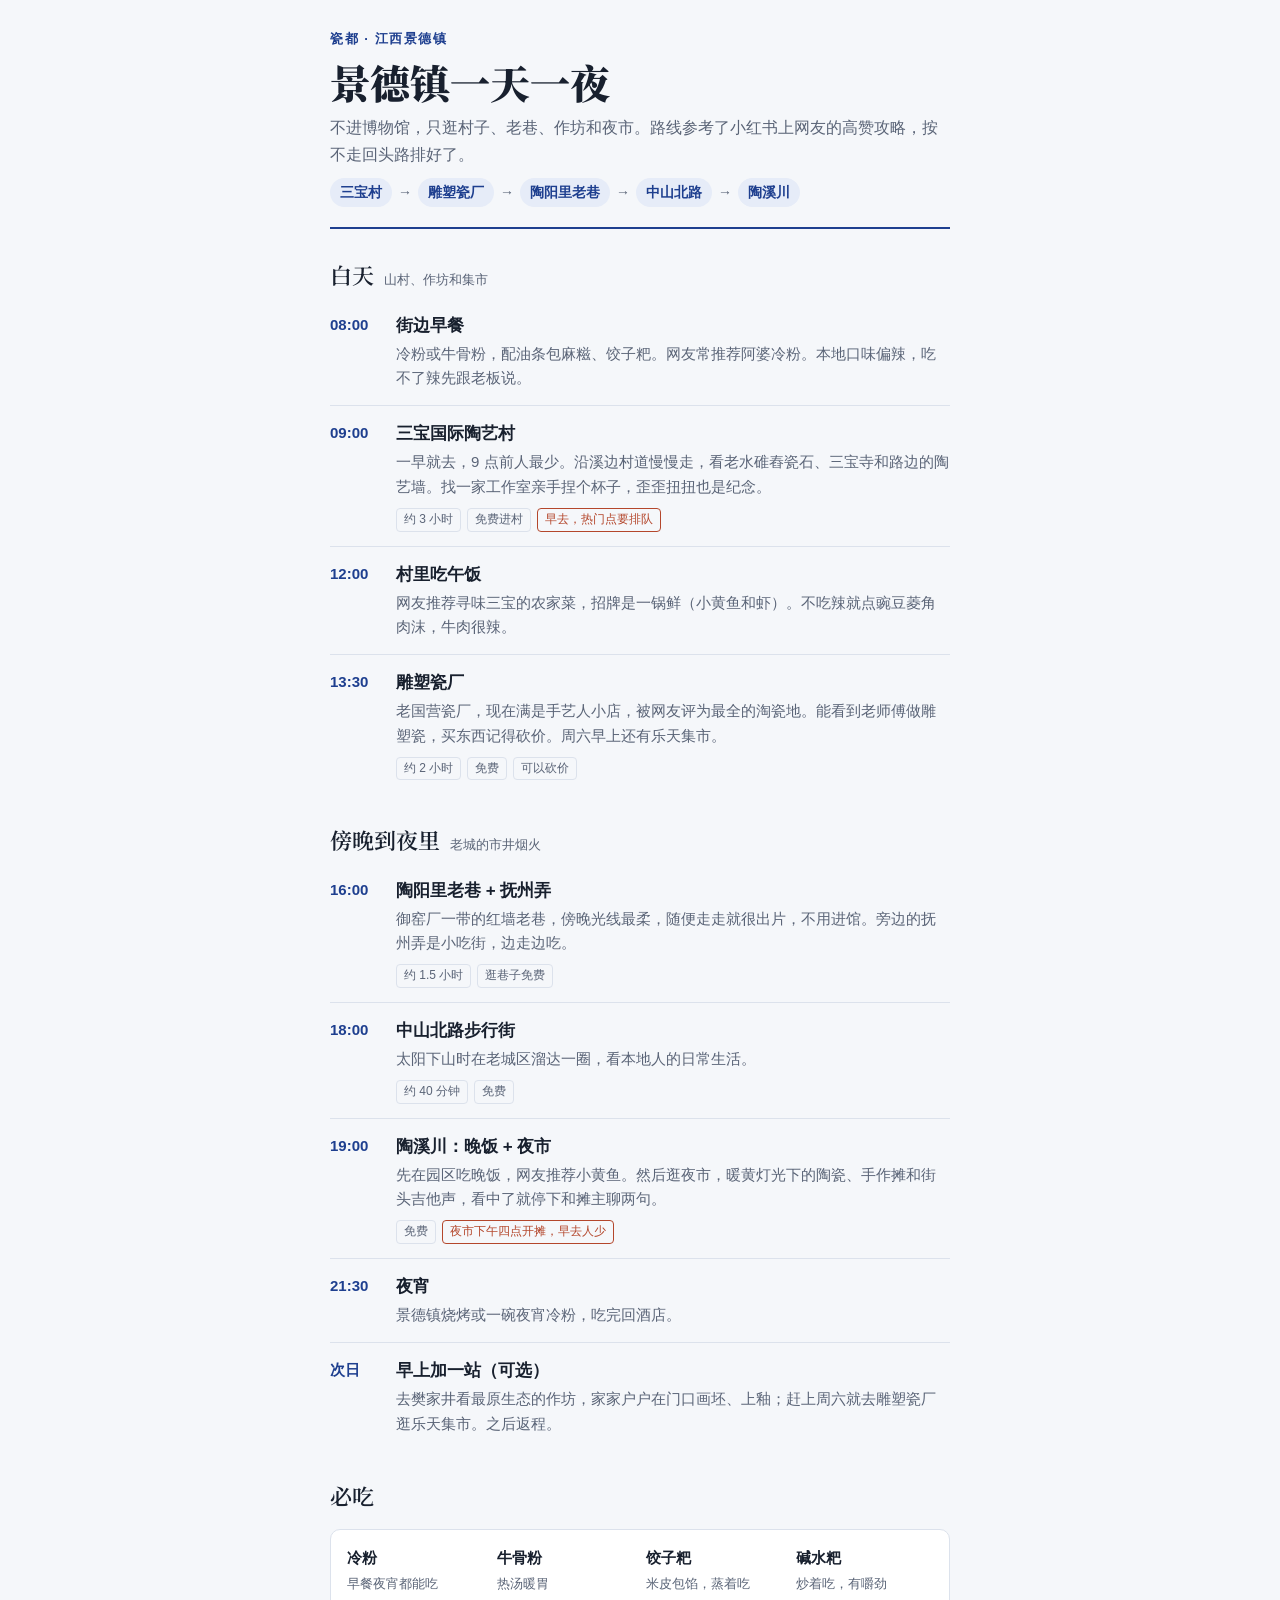
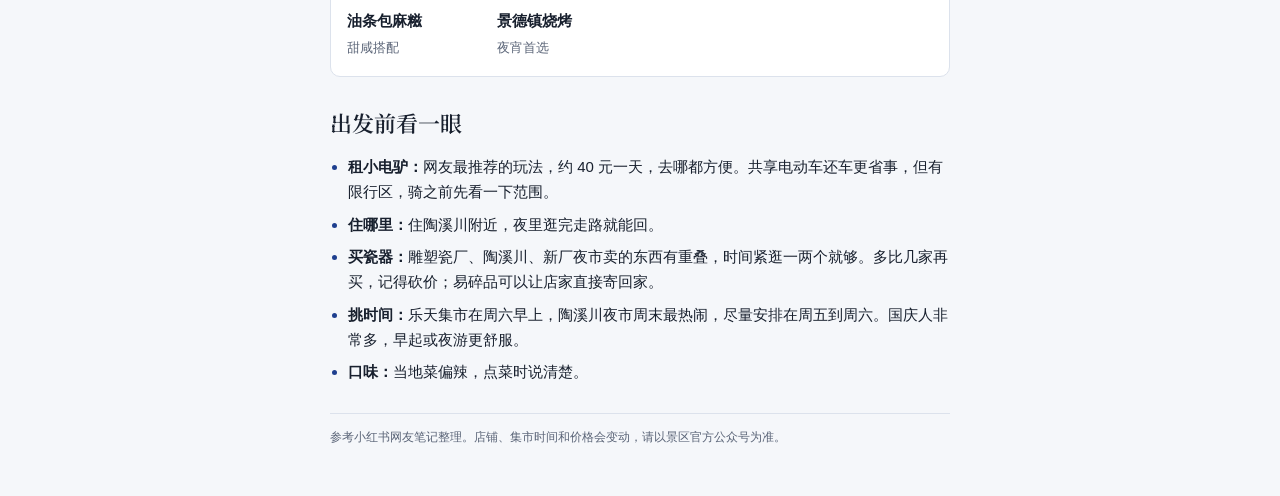
<file: index.html>
<!doctype html>
<html lang="zh-CN">
<head>
<meta charset="utf-8">
<meta name="viewport" content="width=device-width, initial-scale=1, viewport-fit=cover">
<title>景德镇一天一夜</title>
<link rel="preconnect" href="https://fonts.googleapis.com">
<link rel="preconnect" href="https://fonts.gstatic.com" crossorigin>
<link rel="stylesheet" href="https://fonts.googleapis.com/css2?family=Noto+Serif+SC:wght@600;900&display=swap">
<style>
:root{
  --bg:#F5F7FA; --paper:#FFFFFF; --ink:#18202E; --muted:#5A6477;
  --line:#DCE2EC; --cobalt:#1E3F8F; --cobalt-soft:#E6ECF8; --kiln:#B4472C;
  --serif:"Noto Serif SC","Songti SC","STSong",serif;
  --sans:-apple-system,"PingFang SC","Hiragino Sans GB","Microsoft YaHei",sans-serif;
}
@media (prefers-color-scheme: dark){
  :root:not([data-theme="light"]){
    color-scheme:dark;
    --bg:#0F1522; --paper:#172033; --ink:#E7ECF5; --muted:#9AA5BA;
    --line:#26324A; --cobalt:#8FB0F5; --cobalt-soft:#1D2A47; --kiln:#E58A6E;
  }
}
:root[data-theme="dark"]{
  color-scheme:dark;
  --bg:#0F1522; --paper:#172033; --ink:#E7ECF5; --muted:#9AA5BA;
  --line:#26324A; --cobalt:#8FB0F5; --cobalt-soft:#1D2A47; --kiln:#E58A6E;
}
*{box-sizing:border-box}
body{margin:0;background:var(--bg);color:var(--ink);font-family:var(--sans);font-size:16px;line-height:1.65;padding-inline:16px;padding-block:28px 48px}
.wrap{max-width:620px;margin:0 auto;display:flex;flex-direction:column;gap:28px}
h1,h2{font-family:var(--serif);text-wrap:balance;margin:0}
header{display:flex;flex-direction:column;gap:10px;padding-bottom:20px;border-bottom:2px solid var(--cobalt)}
.eyebrow{font-size:13px;letter-spacing:.12em;color:var(--cobalt);font-weight:600}
h1{font-size:40px;font-weight:900;line-height:1.15}
.lede{margin:0;color:var(--muted)}
.route{display:flex;flex-wrap:wrap;align-items:center;gap:6px;font-size:14px;margin:0;padding:0;list-style:none}
.route li{background:var(--cobalt-soft);color:var(--cobalt);padding:3px 10px;border-radius:999px;font-weight:600}
.route .arr{background:none;padding:0;color:var(--muted);font-weight:400}
section{display:flex;flex-direction:column;gap:14px}
h2{font-size:22px;font-weight:600;display:flex;align-items:baseline;gap:10px}
h2 small{font-family:var(--sans);font-size:13px;color:var(--muted);font-weight:400}
.tl{list-style:none;margin:0;padding:0;display:flex;flex-direction:column}
.tl li{display:grid;grid-template-columns:54px 1fr;gap:12px;padding-block:14px;border-top:1px solid var(--line)}
.tl li:first-child{border-top:0;padding-top:4px}
.time{font-variant-numeric:tabular-nums;font-weight:700;color:var(--cobalt);font-size:15px;padding-top:1px}
.tl h3{margin:0 0 2px;font-size:17px}
.tl p{margin:0;color:var(--muted);font-size:15px}
.tags{display:flex;flex-wrap:wrap;gap:6px;margin-top:8px}
.tag{font-size:12px;border:1px solid var(--line);border-radius:4px;padding:1px 7px;color:var(--muted)}
.tag.warn{border-color:var(--kiln);color:var(--kiln)}
.eat{background:var(--paper);border:1px solid var(--line);border-radius:10px;padding:16px;display:grid;grid-template-columns:repeat(auto-fit,minmax(130px,1fr));gap:12px}
.eat div b{display:block;font-size:15px}
.eat div span{font-size:13px;color:var(--muted)}
.tips{margin:0;padding-left:1.2em;display:flex;flex-direction:column;gap:8px;font-size:15px}
.tips b{color:var(--ink)}
.tips li::marker{color:var(--cobalt)}
footer{font-size:12px;color:var(--muted);border-top:1px solid var(--line);padding-top:14px}
</style>
</head>
<body>

<div class="wrap">
  <header>
    <div class="eyebrow">瓷都 · 江西景德镇</div>
    <h1>景德镇一天一夜</h1>
    <p class="lede">不进博物馆，只逛村子、老巷、作坊和夜市。路线参考了小红书上网友的高赞攻略，按不走回头路排好了。</p>
    <ul class="route" aria-label="路线">
      <li>三宝村</li><li class="arr">→</li><li>雕塑瓷厂</li><li class="arr">→</li><li>陶阳里老巷</li><li class="arr">→</li><li>中山北路</li><li class="arr">→</li><li>陶溪川</li>
    </ul>
  </header>

  <section>
    <h2>白天 <small>山村、作坊和集市</small></h2>
    <ol class="tl">
      <li><span class="time">08:00</span><div>
        <h3>街边早餐</h3>
        <p>冷粉或牛骨粉，配油条包麻糍、饺子粑。网友常推荐阿婆冷粉。本地口味偏辣，吃不了辣先跟老板说。</p>
      </div></li>
      <li><span class="time">09:00</span><div>
        <h3>三宝国际陶艺村</h3>
        <p>一早就去，9 点前人最少。沿溪边村道慢慢走，看老水碓舂瓷石、三宝寺和路边的陶艺墙。找一家工作室亲手捏个杯子，歪歪扭扭也是纪念。</p>
        <div class="tags"><span class="tag">约 3 小时</span><span class="tag">免费进村</span><span class="tag warn">早去，热门点要排队</span></div>
      </div></li>
      <li><span class="time">12:00</span><div>
        <h3>村里吃午饭</h3>
        <p>网友推荐寻味三宝的农家菜，招牌是一锅鲜（小黄鱼和虾）。不吃辣就点豌豆菱角肉沫，牛肉很辣。</p>
      </div></li>
      <li><span class="time">13:30</span><div>
        <h3>雕塑瓷厂</h3>
        <p>老国营瓷厂，现在满是手艺人小店，被网友评为最全的淘瓷地。能看到老师傅做雕塑瓷，买东西记得砍价。周六早上还有乐天集市。</p>
        <div class="tags"><span class="tag">约 2 小时</span><span class="tag">免费</span><span class="tag">可以砍价</span></div>
      </div></li>
    </ol>
  </section>

  <section>
    <h2>傍晚到夜里 <small>老城的市井烟火</small></h2>
    <ol class="tl">
      <li><span class="time">16:00</span><div>
        <h3>陶阳里老巷 + 抚州弄</h3>
        <p>御窑厂一带的红墙老巷，傍晚光线最柔，随便走走就很出片，不用进馆。旁边的抚州弄是小吃街，边走边吃。</p>
        <div class="tags"><span class="tag">约 1.5 小时</span><span class="tag">逛巷子免费</span></div>
      </div></li>
      <li><span class="time">18:00</span><div>
        <h3>中山北路步行街</h3>
        <p>太阳下山时在老城区溜达一圈，看本地人的日常生活。</p>
        <div class="tags"><span class="tag">约 40 分钟</span><span class="tag">免费</span></div>
      </div></li>
      <li><span class="time">19:00</span><div>
        <h3>陶溪川：晚饭 + 夜市</h3>
        <p>先在园区吃晚饭，网友推荐小黄鱼。然后逛夜市，暖黄灯光下的陶瓷、手作摊和街头吉他声，看中了就停下和摊主聊两句。</p>
        <div class="tags"><span class="tag">免费</span><span class="tag warn">夜市下午四点开摊，早去人少</span></div>
      </div></li>
      <li><span class="time">21:30</span><div>
        <h3>夜宵</h3>
        <p>景德镇烧烤或一碗夜宵冷粉，吃完回酒店。</p>
      </div></li>
      <li><span class="time">次日</span><div>
        <h3>早上加一站（可选）</h3>
        <p>去樊家井看最原生态的作坊，家家户户在门口画坯、上釉；赶上周六就去雕塑瓷厂逛乐天集市。之后返程。</p>
      </div></li>
    </ol>
  </section>

  <section>
    <h2>必吃</h2>
    <div class="eat">
      <div><b>冷粉</b><span>早餐夜宵都能吃</span></div>
      <div><b>牛骨粉</b><span>热汤暖胃</span></div>
      <div><b>饺子粑</b><span>米皮包馅，蒸着吃</span></div>
      <div><b>碱水粑</b><span>炒着吃，有嚼劲</span></div>
      <div><b>油条包麻糍</b><span>甜咸搭配</span></div>
      <div><b>景德镇烧烤</b><span>夜宵首选</span></div>
    </div>
  </section>

  <section>
    <h2>出发前看一眼</h2>
    <ul class="tips">
      <li><b>租小电驴：</b>网友最推荐的玩法，约 40 元一天，去哪都方便。共享电动车还车更省事，但有限行区，骑之前先看一下范围。</li>
      <li><b>住哪里：</b>住陶溪川附近，夜里逛完走路就能回。</li>
      <li><b>买瓷器：</b>雕塑瓷厂、陶溪川、新厂夜市卖的东西有重叠，时间紧逛一两个就够。多比几家再买，记得砍价；易碎品可以让店家直接寄回家。</li>
      <li><b>挑时间：</b>乐天集市在周六早上，陶溪川夜市周末最热闹，尽量安排在周五到周六。国庆人非常多，早起或夜游更舒服。</li>
      <li><b>口味：</b>当地菜偏辣，点菜时说清楚。</li>
    </ul>
  </section>

  <footer>参考小红书网友笔记整理。店铺、集市时间和价格会变动，请以景区官方公众号为准。</footer>
</div>
</body>
</html>
</file>
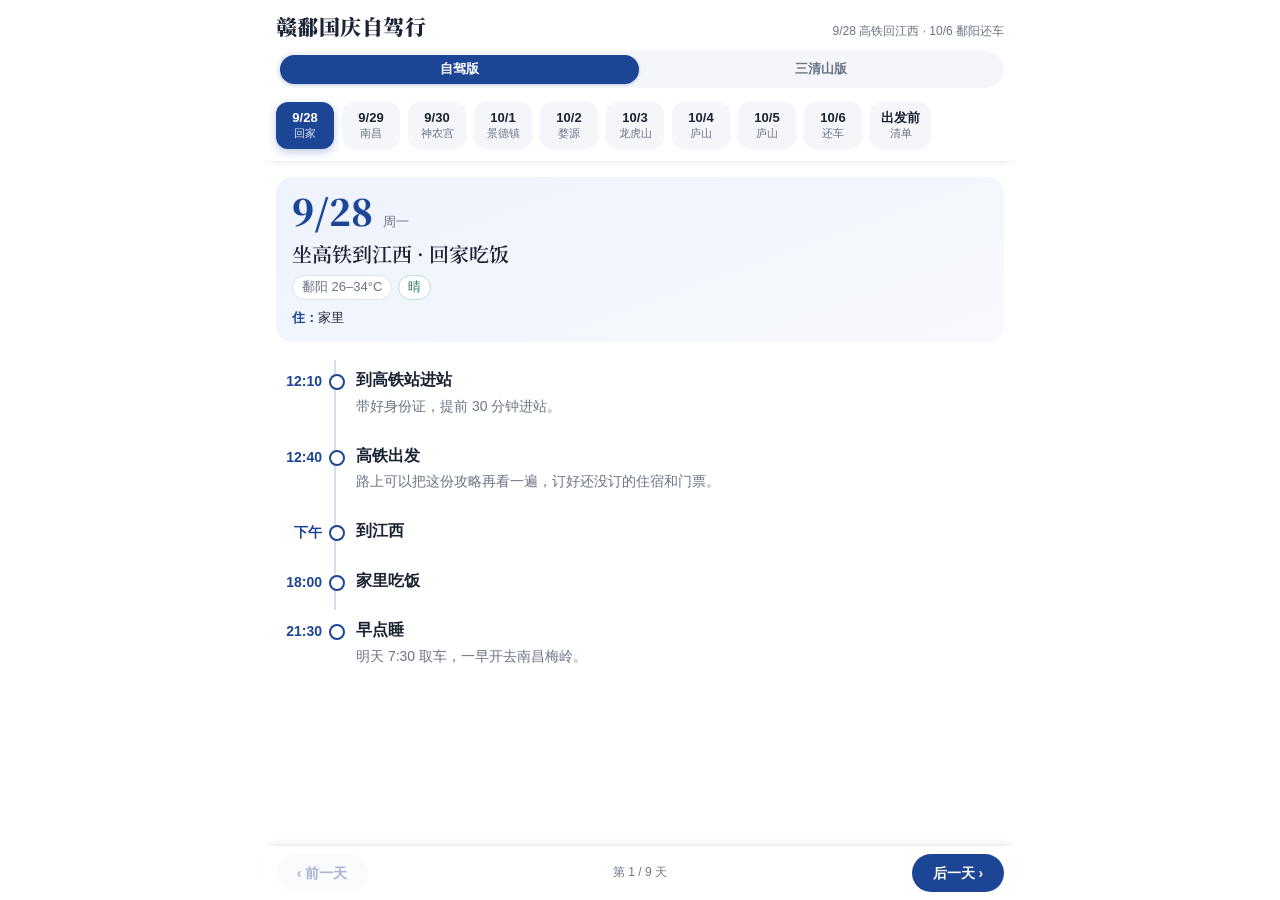
<file: ganpo.html>
<!doctype html>
<html lang="zh-CN" data-look="paper">
<head>
<meta charset="utf-8">
<meta name="viewport" content="width=device-width, initial-scale=1, viewport-fit=cover">
<title>赣鄱国庆自驾行</title>
<link rel="preconnect" href="https://fonts.googleapis.com">
<link rel="preconnect" href="https://fonts.gstatic.com" crossorigin>
<link rel="stylesheet" href="https://fonts.googleapis.com/css2?family=Noto+Serif+SC:wght@600;900&display=swap">
<link rel="stylesheet" href="app.css?v=4">
</head>
<body>
<div id="app" style="display:contents"></div>
<script>
window.TRIP = {
  self: 'ganpo.html',
  title: '赣鄱国庆自驾行',
  sub: '9/28 高铁回江西 · 10/6 鄱阳还车',
  versions: [['自驾版','ganpo.html'],['三清山版','jiangxi.html']],
  days: [
    { iso:'2026-09-28', date:'9/28', wk:'周一', short:'回家', title:'坐高铁到江西 · 回家吃饭',
      wx:[['鄱阳 26–34°C',''],['晴','good']], stay:'家里',
      items:[
        ['12:10','到高铁站进站','带好身份证，提前 30 分钟进站。',[]],
        ['12:40','高铁出发','路上可以把这份攻略再看一遍，订好还没订的住宿和门票。',[]],
        ['下午','到江西','',[]],
        ['18:00','家里吃饭','',[]],
        ['21:30','早点睡','明天 7:30 取车，一早开去南昌梅岭。',[]]
      ]
    },
    { iso:'2026-09-29', date:'9/29', wk:'周二', short:'南昌', title:'取车 → 梅岭 → 滕王阁夜景',
      wx:[['南昌 27–36°C',''],['午后雷阵雨','bad']], stay:'南昌八一广场、万寿宫或红谷滩附近',
      items:[
        ['07:00','早餐','',[]],
        ['07:30','鄱阳取车','绕车拍照留证，确认 10/6 的还车时间、地点和油量规则。',['!拍照留证']],
        ['08:00','出发去梅岭','鄱阳到南昌梅岭约 2.5 小时。',[]],
        ['10:30','洪崖丹井','峡谷溪水和小瀑布，游览 1–1.5 小时，山里比城里凉快。',['+高赞推荐']],
        ['12:00','梅岭农家菜','竹笋、土鸡。',[]],
        ['13:30','梅岭盘山公路 / 狮子峰','天气好就兜一圈，山上能看到南昌城区。午后可能打雷，变天就下山。',['?可选']],
        ['15:30','南昌入住，歇一下','避开最热的时候。',[]],
        ['17:00','滕王阁','傍晚进，登顶看赣江日落（约 18:05），等天黑亮灯。白天去被评“一般”。',['+高赞推荐']],
        ['19:30','秋水广场音乐喷泉','在滕王阁对岸，场次以当天公告为准。',[]],
        ['21:00','万寿宫街区夜宵','南昌拌粉、瓦罐汤、炒粉、酱鸭。',[]]
      ],
      tips:[['点菜','江西菜普遍重辣，“微辣也很辣”，不吃辣直接说不放辣。'],['停车','八一广场附近停车难，晚上去滕王阁、万寿宫可以把车停酒店，打车过去。']]
    },
    { iso:'2026-09-30', date:'9/30', wk:'周三', short:'神农宫', title:'万年神农宫 → 景德镇',
      wx:[['万年 25–34°C',''],['景德镇 24–31°C','']], stay:'景德镇陶溪川或陶阳里附近（连住 2 晚）',
      items:[
        ['07:30','早餐，南昌出发','到万年约 2 小时。',[]],
        ['09:30','神农宫溶洞','钟乳石、石笋和地下暗河，灯光很出片，游览约 1.5 小时。洞里凉又湿滑，带薄外套。',['+高赞推荐']],
        ['11:15','仙人洞与吊桶环遗址','世界上最早的栽培稻和陶器遗存之一，对考古有兴趣再去。',['?可选']],
        ['12:00','午饭：万年贡米饭','',[]],
        ['13:30','出发去景德镇','约 1.5 小时。',[]],
        ['15:00','入住，休息','',[]],
        ['16:30','陶溪川','老瓷厂改造的园区，下午摊位刚开，人少好逛。',['+高赞推荐']],
        ['18:30','晚饭：小黄鱼','陶溪川里网友推荐的一家。',[]],
        ['20:00','陶溪川夜市','年轻手作人摆摊，边逛边和摊主聊。',['!节假日人极多']],
        ['21:30','景德镇烧烤夜宵','',[]]
      ],
      tips:[['买瓷器','路边“大师作品”溢价严重，别冲动。']]
    },
    { iso:'2026-10-01', date:'10/1', wk:'周四 · 国庆', short:'景德镇', title:'景德镇 · 看窑、拉坯、淘瓷',
      wx:[['23–27°C',''],['零星小雨','']], stay:'景德镇（同一家）',
      items:[
        ['07:30','冷粉早餐','配油条包麻糍、饺子粑。',[]],
        ['08:30','御窑博物馆 + 御窑厂遗址','砖拱造型的博物馆本身就是拍照点，需要实名预约。',['+高赞推荐','!提前预约']],
        ['10:30','陶阳里历史街区','老街、窑址、里弄，边走边吃。',[]],
        ['12:00','午饭：抚州弄小吃街','碱水粑、饺子粑、瓷泥煨鸡（要提前订）。',[]],
        ['13:30','古窑民俗博览区','看柴窑烧制、手工拉坯、青花绘制，可以现场体验拉坯。',['+高赞推荐']],
        ['16:30','三宝国际陶艺村','山谷里的工作室和咖啡馆，想躲人流就来这里。',['?可选']],
        ['19:00','晚饭','',[]],
        ['20:00','陶溪川 / 雕塑瓷厂','再逛一次夜市。雕塑瓷厂以创作者作品为主，价格比景区实在。',[]]
      ],
      tips:[['买瓷器','杯子、小盘这类小件性价比最高，大件让店家打包快递。']]
    },
    { iso:'2026-10-02', date:'10/2', wk:'周五 · 国庆', short:'婺源', title:'婺源 · 篁岭晒秋',
      wx:[['20–24°C',''],['大雨 约 50mm','bad']], stay:'江湾镇或婺源县城',
      items:[
        ['06:30','景德镇出发','约 1.5 小时，路过月亮湾可以停车拍几张。',[]],
        ['08:00','篁岭','屋顶晒辣椒、菊花、稻谷就是“晒秋”。8 点前到，索道排队太久可以徒步上山，约 40 分钟。',['+高赞推荐','!大雨山路滑']],
        ['11:30','午饭：篁岭天街','',[]],
        ['13:30','汪口','临水古村，人比热门村少。',['?可选']],
        ['15:00','晓起','成片的古樟树。',['?可选']],
        ['17:00','入住','',[]],
        ['18:00','晚饭：荷包红鲤鱼','还有粉蒸肉、酒糟鱼、笋干烧肉。',[]]
      ],
      tips:[['大雨','今天婺源预报大雨，篁岭晒秋可能收起来。可以和 10/1 对调，雨天留在景德镇逛室内。','bad'],['避雷','李坑被吐槽商业化；石城红枫要到 11 月下旬，现在去太早。']]
    },
    { iso:'2026-10-03', date:'10/3', wk:'周六 · 国庆', short:'龙虎山', title:'鹰潭 · 龙虎山',
      wx:[['20–23°C',''],['大雨 约 30mm','bad']], stay:'龙虎山景区或上清古镇附近',
      items:[
        ['07:30','婺源出发','约 3 小时。',[]],
        ['10:30','游客中心买联票','门票、观光车、竹筏联票最划算，先取竹筏号。景区很大，一定坐观光车。',['!国庆排队久']],
        ['11:00','泸溪河竹筏','顺流约 40 分钟看丹霞峰林，几乎所有笔记都说最值。大雨可能停航。',['+高赞推荐','!可能停航']],
        ['12:00','悬棺表演','12:00 / 14:00 / 16:00 各一场，提前 20 分钟占位，左侧前排最好。',['+高赞推荐']],
        ['12:45','午饭：上清豆腐','还有泸溪河鱼、板栗烧土鸡。',[]],
        ['14:00','天师府 · 上清古镇','道教祖庭，红墙古柏，古镇沿河，雨天也能逛。',[]],
        ['16:00','象鼻山','要爬一段台阶，雨大或想留体力就不去。',['?可选']],
        ['18:00','晚饭，入住','',[]]
      ],
      tips:[['大雨','今天鹰潭预报大雨，竹筏停航的话先逛天师府和上清古镇。','bad']]
    },
    { iso:'2026-10-04', date:'10/4', wk:'周日', short:'庐山', title:'庐山 · 上山 + 西线步道',
      wx:[['山上 8–15°C',''],['转晴','good']], stay:'牯岭街附近（连住 2 晚）',
      items:[
        ['07:30','龙虎山出发','约 3 小时。',[]],
        ['10:30','山下换乘上山','国庆期间常限制私家车上山，车停山下，坐索道或景区观光车。',['!看官方交通通知']],
        ['11:30','牯岭街入住，午饭','庐山“三石”：石鱼炒蛋、石耳炖鸡、石鸡。',[]],
        ['13:00','如琴湖 → 花径 → 锦绣谷 → 仙人洞','收藏量最高的步行线，多是平路和下坡，约 2–3 小时。锦绣谷崖边步道最出片。',['+高赞推荐']],
        ['16:30','回牯岭街休息','山上比山下低 6–7°C，加件外套。',[]],
        ['18:00','晚饭','',[]],
        ['19:30','庐山恋电影院','每天放映 1980 年的《庐山恋》，几十年没停过。',['+高赞推荐']]
      ],
      tips:[['住宿','山上住宿紧张、物价偏高，尽早订。']]
    },
    { iso:'2026-10-05', date:'10/5', wk:'周一', short:'庐山', title:'庐山 · 日出 + 瀑布',
      wx:[['山上 7–14°C',''],['晴','good']], stay:'牯岭街（同一家）',
      items:[
        ['05:20','起床去含鄱口','日出约 06:10，今天晴天，值得早起。山上只有 7°C，穿厚外套。',['?可选']],
        ['07:30','回牯岭街早餐','',[]],
        ['08:30','三叠泉 或 五老峰','三叠泉瀑布最有名，但往返台阶很多，约 3 小时，膝盖不好慎选；五老峰轻松，能远眺鄱阳湖。',['+高赞推荐','!二选一']],
        ['12:00','午饭','',[]],
        ['14:00','美庐别墅 + 庐山会议旧址','都在牯岭附近，室内参观为主。',[]],
        ['16:30','牯岭街散步，买庐山云雾茶','',[]],
        ['18:00','晚饭','',[]]
      ],
      tips:[['等车','景区观光车高峰排队长，留出等车时间。']]
    },
    { iso:'2026-10-06', date:'10/6', wk:'周二', short:'还车', title:'下山 · 开回鄱阳还车',
      wx:[['鄱阳 21–27°C',''],['多云','good']], stay:'',
      items:[
        ['07:30','早餐，退房下山','',[]],
        ['09:00','白鹿洞书院','在庐山南麓山脚，朱熹讲学的地方，林子里很安静，逛 1 小时左右。',['?可选']],
        ['10:30','出发回鄱阳','约 2.5–3 小时，节后返程车多，服务区歇一歇。',['!返程高峰']],
        ['13:30','到鄱阳，午饭','',[]],
        ['14:30','加油，还车','按取车时的油量加满，车里的东西清干净。还车时和工作人员一起验车，拍照留底。',['!按约定时间还']],
        ['15:30','行程结束','',[]]
      ]
    }
  ],
  details: {
    '2026-09-29 07:30': [
      ['取车检查', ['绕车拍一圈视频，轮胎、车门、保险杠的划痕都拍清楚','拍仪表盘：油量和里程','试一下雨刮和灯光，10/2、10/3 有大雨','确认有没有 ETC、备胎和三角警示牌']],
      ['和租车公司确认', ['还车时间和地点，节后晚还怎么收费','按什么油量还','保险有没有不计免赔，出事故找谁']]
    ],
    '2026-09-29 10:30': [
      ['可以玩什么', ['峡谷溪流和小瀑布，天热也凉快','崖壁上的摩崖石刻','传说黄帝的乐官伶伦在这里制作乐器，是“中国乐律的发源地”']],
      ['备选', ['梅岭主峰一带：沿盘山公路开车兜风，山顶能看到南昌城区']],
      ['小贴士', '石头路湿滑，穿防滑鞋。游览 1–1.5 小时。']
    ],
    '2026-09-29 13:30': [
      ['可以玩什么', ['沿盘山公路开车看山景','狮子峰一带登高看南昌城区']],
      ['小贴士', '今天午后可能有雷阵雨，天变了就直接回城，不要在山顶停留。']
    ],
    '2026-09-29 17:00': [
      ['可以玩什么', ['登顶看赣江日落，今天日落约 18:05','阁里有《滕王阁序》相关的书法和壁画','天黑后整座楼亮灯，在江边拍夜景']],
      ['备选', ['去赣江对岸的秋水广场，能拍到滕王阁全景']],
      ['小贴士', '傍晚人多，提前在网上买票。游览约 1.5 小时。']
    ],
    '2026-09-29 19:30': [
      ['可以玩什么', ['赣江边的音乐喷泉，对岸就是亮灯的滕王阁','江边散步吹风']],
      ['小贴士', '演出场次会调整，去之前看一下当天公告。']
    ],
    '2026-09-29 21:00': [
      ['可以玩什么', ['万寿宫历史文化街区：老街、老字号小吃，晚上亮灯好看']],
      ['推荐点', ['南昌拌粉：米粉拌上辣椒、萝卜干、葱花','瓦罐汤：肉饼汤、排骨汤最常见','南昌炒粉、酱鸭、麻圆']],
      ['备选', ['绳金塔：南昌老塔，周边有美食街，晚上亮灯','胜利路步行街：老城商业街，离八一广场近']]
    ],
    '2026-09-30 09:30': [
      ['可以玩什么', ['钟乳石、石笋、石幔，各种形状像瀑布、莲花','地下暗河：河水清澈，头顶是钟乳石','彩色灯光，拍照很出片']],
      ['小贴士', '洞里凉快又潮湿，带件薄外套，穿防滑鞋。65 岁以上老人可能有半价票，买票时问一下。游览约 1.5 小时。']
    ],
    '2026-09-30 11:15': [
      ['可以玩什么', ['世界上最早的栽培稻和陶器遗存之一，距今约一万年','山洞遗址和周围的田园风景']],
      ['小贴士', '对考古没兴趣可以跳过，直接去吃午饭。']
    ],
    '2026-09-30 16:30': [
      ['可以玩什么', ['红砖厂房和老烟囱，拍照很好看','设计师小店、咖啡馆、手作陶瓷','下午摊位刚开，人少好逛']],
      ['备选', ['雕塑瓷厂：老瓷厂里的手艺人小店，价格更实在']]
    ],
    '2026-09-30 20:00': [
      ['可以玩什么', ['几百个摊位卖手作陶瓷，很多是年轻陶艺人自己做的','街头音乐、小吃']],
      ['小贴士', '杯子、小盘这类小件最划算，可以砍价；易碎品让摊主打包寄回家。']
    ],
    '2026-10-01 07:30': [
      ['推荐点', ['冷粉：景德镇人的早餐','油条包麻糍','饺子粑、碱水粑']],
      ['备选', ['网友推荐阿婆冷粉']]
    ],
    '2026-10-01 08:30': [
      ['可以玩什么', ['御窑博物馆：一组红砖拱形建筑，本身就是拍照点','馆里有明清官窑的瓷片和修复的瓷器','御窑厂遗址：明清两代给皇家烧瓷的地方']],
      ['备选', ['中国陶瓷博物馆：免费，要预约，7 楼的无语佛最有名，从上往下逛省力']],
      ['小贴士', '要提前实名预约，国庆很容易约满。']
    ],
    '2026-10-01 10:30': [
      ['可以玩什么', ['御窑厂外的红墙老巷，随便走都出片','龙珠阁：登高看老城','老里弄：祥集弄、彭家弄，青石板路和老房子']]
    ],
    '2026-10-01 12:00': [
      ['推荐点', ['饺子粑、碱水粑','冷粉','瓷泥煨鸡：要提前一天订']]
    ],
    '2026-10-01 13:30': [
      ['可以玩什么', ['复原的柴窑、镇窑','老师傅现场拉坯、利坯、画青花','自己体验拉坯，做一个小杯子']],
      ['备选', ['樊家井：城中村里的仿古瓷作坊区，更原生态，家家户户在门口画坯上釉']],
      ['小贴士', '游览约 2.5 小时，门票以现场为准。']
    ],
    '2026-10-01 16:30': [
      ['可以玩什么', ['溪边的老水碓在舂瓷石','三宝寺、路边陶艺墙、小院','陶艺工作室：可以亲手捏个杯子','潜川咖啡：网友推荐的窗景咖啡店']],
      ['推荐吃', ['寻味三宝：招牌“一锅鲜”，有小黄鱼和虾；不吃辣点豌豆菱角肉沫']]
    ],
    '2026-10-01 20:00': [
      ['可以玩什么', ['陶溪川夜市：手作陶瓷和街头音乐','雕塑瓷厂：以创作者作品为主，价格比景区实在']],
      ['小贴士', '雕塑瓷厂、陶溪川、新厂夜市卖的东西有重叠，逛一两个就够。']
    ],
    '2026-10-02 06:30': [
      ['路上看什么', ['月亮湾：河中间有一个弯月形的小岛，路边就有观景台，停车拍几张就走']]
    ],
    '2026-10-02 08:00': [
      ['可以玩什么', ['晒秋：家家户户屋顶晒辣椒、菊花、稻谷','天街：古村老街，小吃和手作店','观景台看梯田和整个山村']],
      ['雨大时的备选', ['思溪延村：清代商人的老宅群，屋里的木雕和天井不怕淋雨','汪口：俞氏宗祠的木雕很精细']],
      ['小贴士', '8 点前到。索道排队太久可以走上去，约 40 分钟。今天预报大雨，晒秋可能收起来，山路也滑。']
    ],
    '2026-10-02 13:30': [
      ['可以玩什么', ['临水的古村，一条老街沿江走到底','俞氏宗祠：木雕很精细']]
    ],
    '2026-10-02 15:00': [
      ['可以玩什么', ['村口几百年的古樟树','老房子和石板路，人比热门村少']]
    ],
    '2026-10-02 18:00': [
      ['推荐点', ['荷包红鲤鱼：婺源的招牌菜','粉蒸肉、粉蒸菜','酒糟鱼','笋干烧肉']]
    ],
    '2026-10-03 10:30': [
      ['怎么买票', ['门票 + 观光车 + 竹筏的联票最划算，可以提前在网上买','到了先取竹筏号，国庆排队很久']],
      ['小贴士', '景区很大，景点之间一定坐观光车，别走路。']
    ],
    '2026-10-03 11:00': [
      ['可以看什么', ['泸溪河两岸的丹霞峰林，像一幅山水画','沿途有仙女岩、仙桃石，筏工会讲解','坐第一排视野最好']],
      ['停航时的备选', ['直接去天师府和上清古镇']],
      ['小贴士', '竹筏没有遮挡，戴帽子带雨衣。']
    ],
    '2026-10-03 12:00': [
      ['可以看什么', ['演示古人怎样把棺木吊进悬崖上的山洞','每天 12:00、14:00、16:00 三场，周末可能加场']],
      ['小贴士', '提前 20 分钟占位，左侧前排视野最好。']
    ],
    '2026-10-03 12:45': [
      ['推荐点', ['上清豆腐','泸溪河鱼','板栗烧土鸡','板栗粽']]
    ],
    '2026-10-03 14:00': [
      ['可以玩什么', ['天师府：道教正一派祖庭，红墙古柏、八卦布局','上清古镇：沿河老街，节奏慢，适合散步']],
      ['备选', ['无蚊村：传说没有蚊子的村子，古街漫步，吃农家菜']]
    ],
    '2026-10-03 16:00': [
      ['可以玩什么', ['象鼻山：一块像大象喝水的岩石，龙虎山的招牌景观','懒人线：观光车到象鼻山东门，走 10 分钟到观景台','徒步线：高空栈道约 3.5 km，俯瞰丹霞群峰']],
      ['小贴士', '雨大就别去，台阶和栈道湿滑。']
    ],
    '2026-10-04 10:30': [
      ['怎么上山', ['坐索道：到“庐山交通索道下站”，最省时间','坐观光车：车停“庐山南门”或“北门”游客换乘中心']],
      ['小贴士', '节假日山路常有管控，不建议自己开上山。出发前看庐山官方公众号的交通通知。']
    ],
    '2026-10-04 11:30': [
      ['推荐点', ['庐山“三石”：石鱼炒蛋、石耳炖鸡、石鸡（养殖）','庐山云雾茶']]
    ],
    '2026-10-04 13:00': [
      ['一路看什么', ['如琴湖：湖的形状像一把琴','花径：白居易写“人间四月芳菲尽”的地方','锦绣谷：悬崖边的步道，西线最值得走的一段','仙人洞：崖壁上的天然石洞']],
      ['小贴士', '大多是平路和下坡，约 2–3 小时。景点之间可以坐观光车。']
    ],
    '2026-10-04 19:30': [
      ['可以看什么', ['每天放映 1980 年的电影《庐山恋》，几十年没停过','老电影院本身就很有年代感']]
    ],
    '2026-10-05 05:20': [
      ['可以看什么', ['日出，约 06:10','运气好能看到云海','远眺鄱阳湖和五老峰']],
      ['小贴士', '山上只有 7°C 左右，穿厚外套、带热水。']
    ],
    '2026-10-05 08:30': [
      ['三叠泉', ['瀑布分三级落下，“不到三叠泉，不算庐山客”','往返台阶非常多，约 3 小时，下山后腿会酸好几天','膝盖不好慎选']],
      ['五老峰', ['五座山峰并排，视野开阔，天气好能看到鄱阳湖','比三叠泉轻松，走到二峰或三峰就可以返回']],
      ['小贴士', '早上看了日出的话，选五老峰更轻松。']
    ],
    '2026-10-05 14:00': [
      ['可以玩什么', ['美庐别墅：庐山上最有名的老别墅','庐山会议旧址','牯岭一带的老别墅群，边走边看']],
      ['备选', ['庐山博物馆：下雨也能去']]
    ],
    '2026-10-06 09:00': [
      ['可以玩什么', ['白鹿洞书院：朱熹讲学的地方，古代四大书院之一','林子里很安静，逛 1 小时左右']],
      ['备选', ['秀峰：李白“飞流直下三千尺”写的就是这一带的瀑布']]
    ],
    '2026-10-06 14:30': [
      ['还车检查', ['按约定油量加满油，保留加油小票','车里的垃圾和个人物品清干净','和工作人员一起绕车验车，再拍一遍视频','确认押金什么时候退、违章押金怎么处理']]
    ]
  },
  extras: [
    { id:'prep', tab:'出发前', sub:'清单', html:
      '<h2>出发前要抢的预约</h2><p class="foot" style="margin:0 0 6px">勾选只保存在这台手机上。</p><ul class="check">'
      + ['9/28 12:40 高铁票和身份证','租车：确认 9/29 取车、10/6 还车的时间地点、油量规则、保险','滕王阁门票','御窑博物馆、中国陶瓷博物馆预约','景德镇瓷泥煨鸡订位','篁岭门票 + 索道','龙虎山门票 + 竹筏联票','庐山门票 + 观光车，确认国庆交通管制','庐山牯岭镇住宿（两晚）','外套、防滑鞋、雨伞、防晒']
        .map(function(t,i){ return '<li><label><input type="checkbox" id="c'+(i+1)+'"><span>'+t+'</span></label></li>'; }).join('')
      + '</ul><h3>雨天备选</h3><table class="rows"><tbody>'
      + '<tr><td>南昌</td><td>梅岭换成江西省博物馆或八大山人纪念馆；滕王阁雨夜照样亮灯</td></tr>'
      + '<tr><td>万年</td><td>神农宫在洞里，不受影响</td></tr>'
      + '<tr><td>景德镇</td><td>御窑博物馆、中国陶瓷博物馆、找家店做拉坯体验</td></tr>'
      + '<tr><td>婺源</td><td>小雨的徽派村子像水墨画；大雨就少走山路</td></tr>'
      + '<tr><td>龙虎山</td><td>竹筏停航就去天师府和上清古镇</td></tr>'
      + '<tr><td>庐山</td><td>美庐、庐山会议旧址、庐山博物馆、庐山恋电影院</td></tr>'
      + '</tbody></table><p class="foot">天气为 9 月 27 日的数值预报，会变，每天前一晚再看一下。车程为平日自驾估算，国庆多留 30%–50%。玩法整理自小红书热门笔记和评论，门票、开放时间、演出场次以景区官方公众号为准。</p>'
    }
  ]
};
</script>
<script src="app.js?v=4"></script>
</body>
</html>
</file>
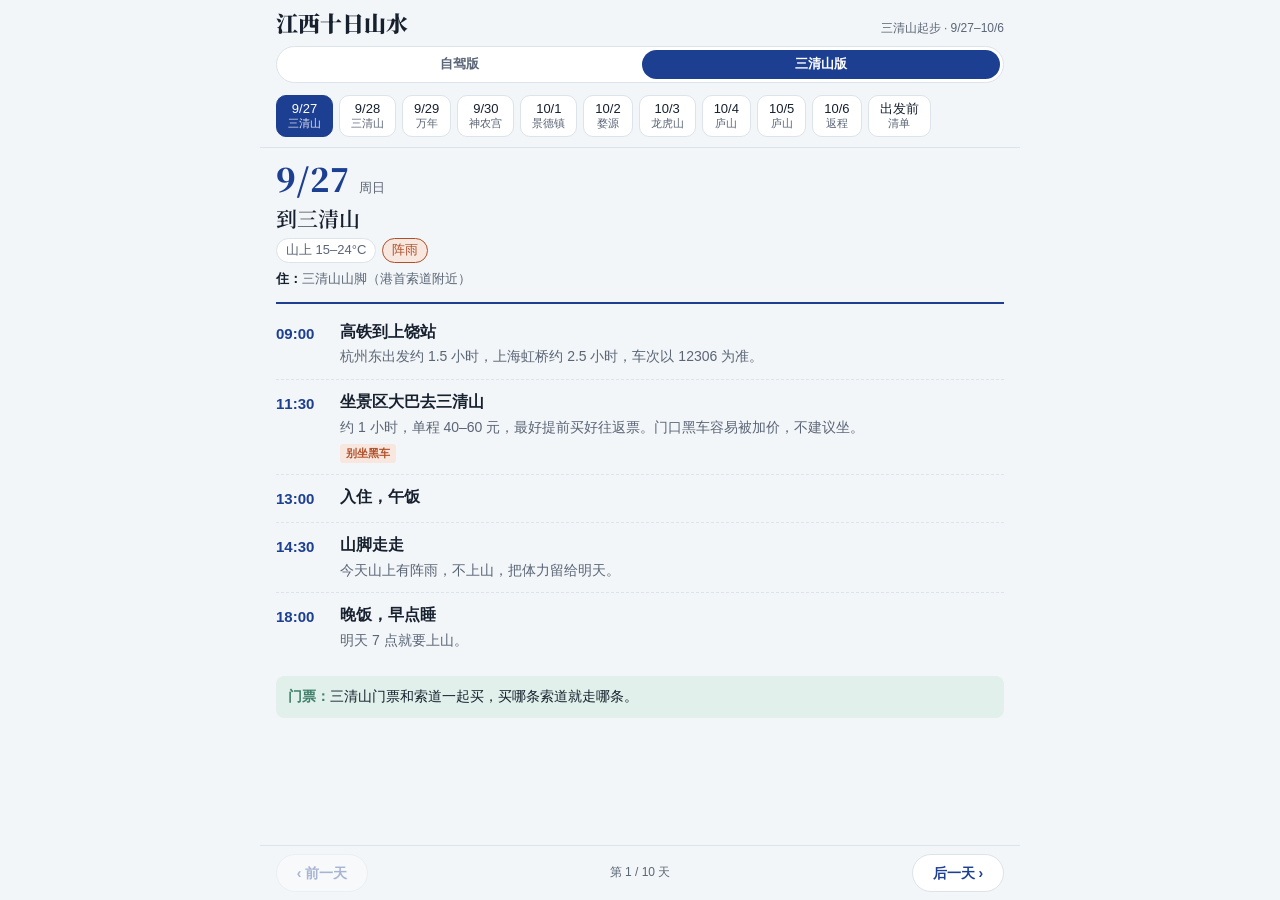
<file: jiangxi.html>
<!doctype html>
<html lang="zh-CN">
<head>
<meta charset="utf-8">
<meta name="viewport" content="width=device-width, initial-scale=1, viewport-fit=cover">
<title>江西十日山水</title>
<link rel="preconnect" href="https://fonts.googleapis.com">
<link rel="preconnect" href="https://fonts.gstatic.com" crossorigin>
<link rel="stylesheet" href="https://fonts.googleapis.com/css2?family=Noto+Serif+SC:wght@600;900&display=swap">
<link rel="stylesheet" href="app.css?v=4">
</head>
<body>
<div id="app" style="display:contents"></div>
<script>
window.TRIP = {
  self: 'jiangxi.html',
  title: '江西十日山水',
  sub: '三清山起步 · 9/27–10/6',
  versions: [['自驾版','ganpo.html'],['三清山版','jiangxi.html']],
  days: [
    { iso:'2026-09-27', date:'9/27', wk:'周日', short:'三清山', title:'到三清山',
      wx:[['山上 15–24°C',''],['阵雨','bad']], stay:'三清山山脚（港首索道附近）',
      items:[
        ['09:00','高铁到上饶站','杭州东出发约 1.5 小时，上海虹桥约 2.5 小时，车次以 12306 为准。',[]],
        ['11:30','坐景区大巴去三清山','约 1 小时，单程 40–60 元，最好提前买好往返票。门口黑车容易被加价，不建议坐。',['!别坐黑车']],
        ['13:00','入住，午饭','',[]],
        ['14:30','山脚走走','今天山上有阵雨，不上山，把体力留给明天。',[]],
        ['18:00','晚饭，早点睡','明天 7 点就要上山。',[]]
      ],
      tips:[['门票','三清山门票和索道一起买，买哪条索道就走哪条。']]
    },
    { iso:'2026-09-28', date:'9/28', wk:'周一', short:'三清山', title:'三清山精华环线',
      wx:[['山上 16–25°C',''],['多云','good']], stay:'三清山山脚（同一家）',
      items:[
        ['07:00','早餐','带够水和干粮，山上买东西贵。',[]],
        ['07:30','港首索道上山','网友说港首和外双溪索道人少。',['+人少']],
        ['08:30','三清福地','',[]],
        ['09:30','阳光海岸栈道','修在悬崖边的高空栈道。',['+高赞推荐']],
        ['11:00','禹皇顶 → 仙人指路','',[]],
        ['12:00','山上午饭','简单吃点干粮或景区快餐。',[]],
        ['13:00','一线天 → 玉女开怀','',[]],
        ['14:00','南清园：巨蟒出山、东方女神','三清山最有名的两块奇石。',['+高赞推荐']],
        ['15:30','金沙索道下山','评论提醒：索道 18:00 前后就停，赶不上只能摸黑走下山，很危险。',['!别拖太晚']],
        ['16:00','坐免费景区巴士回港首','',[]],
        ['18:30','晚饭','',[]]
      ],
      tips:[['体力','全程约 6 小时。评论说“六个小时在山上那算什么懒人攻略”，穿好走的鞋，量力而行。']]
    },
    { iso:'2026-09-29', date:'9/29', wk:'周二', short:'万年', title:'三清山 → 万年',
      wx:[['万年 28–37°C',''],['很热，午后阵雨','bad']], stay:'万年县城',
      items:[
        ['08:00','早餐，退房','',[]],
        ['09:00','出发去万年','包车或自驾约 2 小时，公共交通要在上饶或鹰潭中转。',[]],
        ['11:30','到万年，午饭','尝尝万年贡米饭。',[]],
        ['13:00','午休避暑','下午有 37°C，别在外面晒。',[]],
        ['16:00','仙人洞与吊桶环遗址','世界上最早的栽培稻和陶器遗存之一，有兴趣再去。',['?可选']],
        ['18:30','晚饭，早点休息','',[]]
      ],
      tips:[['说明','这一天原计划空着，这是我按路线补的安排，可以随意改。']]
    },
    { iso:'2026-09-30', date:'9/30', wk:'周三', short:'神农宫', title:'万年神农宫 → 景德镇',
      wx:[['万年 25–34°C',''],['景德镇 24–31°C','']], stay:'景德镇陶溪川附近（连住 2 晚）',
      items:[
        ['08:00','早餐','',[]],
        ['08:30','万年神农宫','地下溶洞，钟乳石、石笋、石幔，还有清澈的地下暗河。洞里凉快，灯光变化多，拍照好看。',['+本地人推荐','?65 岁以上可能半价']],
        ['10:30','出洞，去吃午饭','',[]],
        ['12:00','出发去景德镇','约 1.5 小时。',[]],
        ['13:30','入住，午休','',[]],
        ['16:00','陶溪川','老瓷厂改造的街区，夜市下午四点开摊，这时去人少好逛。',['+高赞推荐']],
        ['18:30','晚饭：小黄鱼','陶溪川里网友推荐的一家。',[]],
        ['19:30','陶溪川夜市','暖黄灯光下的陶瓷、手作摊和街头吉他，看中了就和摊主聊两句。',[]],
        ['21:30','烧烤夜宵','',[]]
      ]
    },
    { iso:'2026-10-01', date:'10/1', wk:'周四 · 国庆', short:'景德镇', title:'景德镇 · 作坊、老巷、山村',
      wx:[['23–27°C',''],['零星小雨','']], stay:'景德镇（同一家）',
      items:[
        ['07:30','冷粉 / 牛骨粉早餐','网友推荐阿婆冷粉。口味偏辣，吃不了辣先说。',[]],
        ['08:30','樊家井','家家户户做仿古瓷的作坊区，画坯、施釉都在门口，最原生态。拍人前先打招呼。',['+原生态']],
        ['10:00','雕塑瓷厂','老国营瓷厂里全是手艺人小店，网友公认最全的淘瓷地，记得砍价。',['+高赞推荐']],
        ['12:00','陶阳里老巷 + 抚州弄午饭','红墙老巷只逛巷子，在抚州弄小吃街吃饺子粑、碱水粑。',['!国庆人多停车难']],
        ['14:00','回酒店歇一下','',[]],
        ['15:30','三宝国际陶艺村','溪边老水碓和陶艺工作室，可以亲手捏个杯子。晚饭可以在村里吃寻味三宝。',['?可选']],
        ['18:30','中山北路步行街','老城区的市井生活。',[]],
        ['20:00','陶溪川夜市','',[]]
      ],
      tips:[['详细玩法','见景德镇一天一夜攻略：wuxiaofei01.github.io/jingdezhen-guide']]
    },
    { iso:'2026-10-02', date:'10/2', wk:'周五 · 国庆', short:'婺源', title:'婺源 · 雨中古村',
      wx:[['20–24°C',''],['大雨 约 50mm','bad']], stay:'思溪延村或汪口的民宿',
      items:[
        ['08:00','景德镇出发','约 1 小时。',[]],
        ['09:00','思溪延村','清代商人的老宅群，住的都是本地人。屋里的木雕和天井不怕淋。',['+人少','!带伞']],
        ['11:30','午饭：农家菜','粉蒸肉、清明果、荷包红鲤鱼。',[]],
        ['13:00','汪口','河边古村，老街沿江一条长巷走到底。',[]],
        ['15:00','晓起','村口几百年的古樟树。',[]],
        ['16:30','入住民宿，喝茶听雨','雨太大就早点回。',[]],
        ['18:30','晚饭','',[]]
      ],
      tips:[['大雨','今天婺源预报大雨，10/1 只有零星小雨。能调的话和 10/1 对调，雨天留在景德镇逛室内的瓷厂和小店。','bad'],['避雷','评论里不少人吐槽篁岭、婺女洲网红化、人多，想要原汁原味就去小村子。']]
    },
    { iso:'2026-10-03', date:'10/3', wk:'周六 · 国庆', short:'龙虎山', title:'鹰潭 · 龙虎山',
      wx:[['20–23°C',''],['大雨 约 30mm','bad']], stay:'上清古镇或龙虎山景区附近',
      items:[
        ['07:30','婺源出发','约 2.5–3 小时。坐高铁的话到鹰潭站比鹰潭北站近，打车约 30 元到景区。',[]],
        ['10:30','游客中心买联票','门票 + 观光车 + 竹筏联票最划算。景区很大，一定坐观光车。',['!国庆排队久']],
        ['10:45','上清古镇 + 天师府','道教祖庭，红墙古柏，雨天也能逛。',[]],
        ['12:00','午饭：上清豆腐、板栗粽','',[]],
        ['13:00','竹筏漂流','网友说“不坐等于白来”，顺流约 40 分钟。坐第一排视野最好。大雨可能停航。',['+高赞推荐','!可能停航']],
        ['14:00','桃花洲悬棺表演','14:00 这一场，提前 20 分钟占位，左侧前排最好。',['+高赞推荐']],
        ['15:00','象鼻山','雨小再去，懒人线观光车到象鼻山东门，走 10 分钟到观景台。',['?可选']],
        ['17:00','回住处','',[]],
        ['18:00','晚饭','',[]]
      ],
      tips:[['大雨','今天鹰潭预报大雨，竹筏停航就把时间留给天师府和上清古镇。','bad']]
    },
    { iso:'2026-10-04', date:'10/4', wk:'周日', short:'庐山', title:'庐山 · 西线：湖景和山谷',
      wx:[['山上 8–15°C',''],['转晴','good']], stay:'牯岭街附近（连住 2 晚）',
      items:[
        ['08:00','龙虎山出发','高铁到九江站或庐山站，或自驾约 3 小时。',[]],
        ['11:00','庐山交通索道下站','坐索道上山省时省力。自驾的话车停山下，节假日山路可能管控。',['!看官方交通通知']],
        ['12:00','牯岭街入住，午饭','',[]],
        ['13:30','如琴湖 → 花径 → 锦绣谷 → 仙人洞','第一天不累，适应山上节奏。锦绣谷是西线最值得走的一段。',['+高赞推荐']],
        ['17:00','回牯岭街','买好明天爬山用的水和零食。',[]],
        ['18:00','晚饭','',[]],
        ['19:30','牯岭街散步','山上早晚冷，穿外套。',[]]
      ],
      tips:[['冷空气','今天开始降温，山上最低 8°C。']]
    },
    { iso:'2026-10-05', date:'10/5', wk:'周一', short:'庐山', title:'庐山 · 东线：看大景',
      wx:[['山上 7–14°C',''],['晴','good']], stay:'牯岭街（同一家）',
      items:[
        ['05:20','起床去含鄱口','日出约 06:10，今天晴天。能看云海日出，还能远眺鄱阳湖。',['+高赞推荐']],
        ['07:30','回牯岭街早餐','',[]],
        ['08:30','五老峰 或 三叠泉','五老峰视野开阔，走到二峰或三峰就可以返回；三叠泉瀑布壮观，但台阶很多，爬上来很累。两个别都去。',['!二选一']],
        ['12:00','午饭','',[]],
        ['14:00','回牯岭街休息','',[]],
        ['16:00','牯岭街散步，买庐山云雾茶','',[]],
        ['18:00','晚饭','',[]]
      ],
      tips:[['穿衣','早上只有 7°C，穿厚外套，防滑鞋必备。']]
    },
    { iso:'2026-10-06', date:'10/6', wk:'周二', short:'返程', title:'下山 · 回家',
      wx:[['晴','good']], stay:'',
      items:[
        ['08:00','早餐，退房','',[]],
        ['09:00','索道下山','',[]],
        ['10:30','九江站 / 庐山站坐高铁','高铁别买太早，留出下山的时间。',[]]
      ]
    }
  ],
  extras: [
    { id:'prep', tab:'出发前', sub:'清单', html:
      '<h2>出发前看一眼</h2><ul class="check">'
      + ['三清山门票 + 索道（港首上、金沙下）','上饶站往返三清山大巴票','万年神农宫门票','婺源民宿（国庆很紧张）','龙虎山门票 + 观光车 + 竹筏联票','庐山索道 + 牯岭街住宿（两晚）','回程高铁票','短袖和厚外套都带（35°C 到 7°C）','雨伞、雨衣、防滑鞋']
        .map(function(t,i){ return '<li><label><input type="checkbox" id="c'+(i+1)+'"><span>'+t+'</span></label></li>'; }).join('')
      + '</ul><h3>天气提醒</h3><ul class="list">'
      + '<li>10/2 婺源、10/3 鹰潭预报大雨，这两天多安排室内和古镇。</li>'
      + '<li>10/4 起冷空气过境转晴，庐山这两天天气最好，但会降到 7°C 左右。</li>'
      + '<li>每天前一晚再看一下中国天气网。</li>'
      + '</ul><p class="foot">天气为 9 月 27 日 Open-Meteo 数值预报。玩法参考小红书点赞和评论最多的笔记，车程、门票、索道和表演时间以景区官方公众号及 12306 为准。</p>'
    }
  ]
};
</script>
<script src="app.js?v=4"></script>
</body>
</html>
</file>
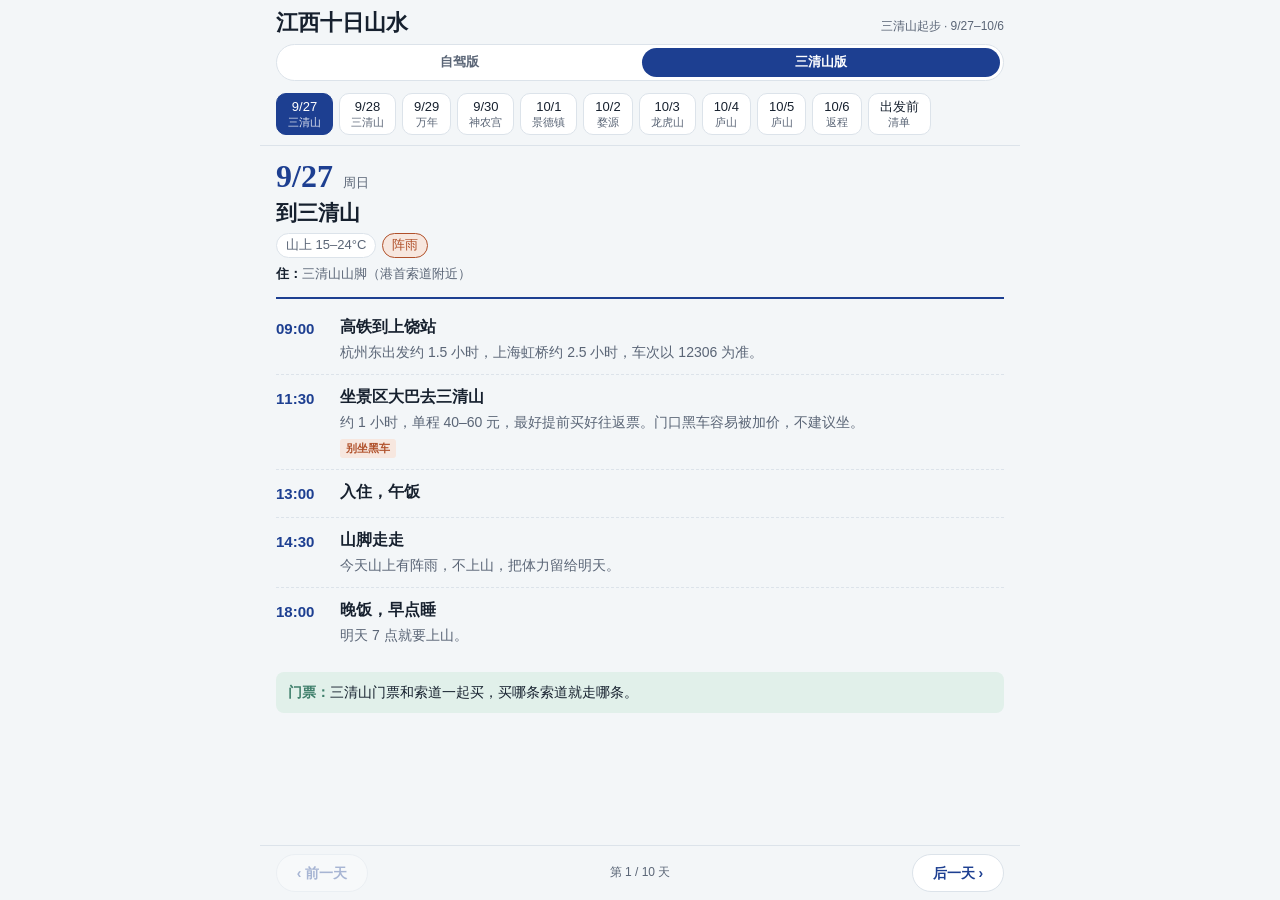
<file: poyang.html>
<!doctype html>
<html lang="zh-CN"><head><meta charset="utf-8"><meta http-equiv="refresh" content="0; url=jiangxi.html"><title>江西十日山水</title></head>
<body><a href="jiangxi.html">行程已更新，点这里查看</a></body></html>
</file>
<file: app.css>
:root{
  --ground:#F3F6F8; --paper:#FFFFFF; --ink:#16202E; --muted:#5A6576; --line:#DCE3EA;
  --cobalt:#1D3F91; --cobalt-soft:#E4EAF7; --kiln:#B0502A; --kiln-soft:#F7E7DF;
  --celadon:#3F7F6B; --celadon-soft:#E1F0EA;
  --serif:"Noto Serif SC","Songti SC","STSong",serif;
  --sans:-apple-system,"PingFang SC","Hiragino Sans GB","Microsoft YaHei",sans-serif;
}
@media (prefers-color-scheme: dark){
  :root:not([data-theme="light"]){
    color-scheme:dark;
    --ground:#0E131B; --paper:#161D28; --ink:#E6EAF0; --muted:#9BA6B6; --line:#263142;
    --cobalt:#93B1F2; --cobalt-soft:#1D2A44; --kiln:#E79068; --kiln-soft:#3A2419;
    --celadon:#86C0AB; --celadon-soft:#17302A;
  }
}
:root[data-theme="dark"]{
  color-scheme:dark;
  --ground:#0E131B; --paper:#161D28; --ink:#E6EAF0; --muted:#9BA6B6; --line:#263142;
  --cobalt:#93B1F2; --cobalt-soft:#1D2A44; --kiln:#E79068; --kiln-soft:#3A2419;
  --celadon:#86C0AB; --celadon-soft:#17302A;
}
*{box-sizing:border-box}
html,body{height:100%}
body{margin:0;background:var(--ground);color:var(--ink);font-family:var(--sans);font-size:15px;line-height:1.6;display:flex;flex-direction:column;overflow:hidden}
:focus-visible{outline:2px solid var(--cobalt);outline-offset:2px}
a{color:var(--cobalt)}

.top{flex:none;padding:calc(env(safe-area-inset-top,0px) + 10px) 16px 8px;display:flex;flex-direction:column;gap:8px;max-width:760px;width:100%;margin:0 auto}
.titlerow{display:flex;align-items:baseline;justify-content:space-between;gap:10px}
.top h1{font-family:var(--serif);font-weight:900;font-size:22px;line-height:1.2;margin:0}
.top .sub{font-size:12px;color:var(--muted);white-space:nowrap}

.switch{display:flex;background:var(--paper);border:1px solid var(--line);border-radius:999px;padding:3px;gap:3px}
.switch a{flex:1;text-align:center;text-decoration:none;font-size:13px;font-weight:600;color:var(--muted);padding:6px 8px;border-radius:999px;line-height:1.3}
.switch a[aria-current="page"]{background:var(--cobalt);color:var(--paper)}

.tabs{flex:none;display:flex;gap:6px;overflow-x:auto;scrollbar-width:none;padding:4px 16px 10px;border-bottom:1px solid var(--line);max-width:760px;width:100%;margin:0 auto}
.tabs::-webkit-scrollbar{display:none}
.tabs button{flex:none;font:inherit;font-size:13px;line-height:1.25;padding:5px 11px;border-radius:10px;border:1px solid var(--line);background:var(--paper);color:var(--ink);cursor:pointer;text-align:center;font-variant-numeric:tabular-nums}
.tabs button small{display:block;font-size:11px;color:var(--muted)}
.tabs button[aria-selected="true"]{background:var(--cobalt);border-color:var(--cobalt);color:var(--paper)}
.tabs button[aria-selected="true"] small{color:var(--paper);opacity:.85}
.tabs button.is-today:not([aria-selected="true"]){border-color:var(--cobalt)}

.pager{flex:1;min-height:0;display:flex;overflow-x:auto;overflow-y:hidden;scroll-snap-type:x mandatory;overscroll-behavior-x:contain;scrollbar-width:none}
.pager::-webkit-scrollbar{display:none}
.panel{flex:0 0 100%;position:relative;scroll-snap-align:start;scroll-snap-stop:always;overflow-y:auto;overscroll-behavior-y:contain;-webkit-overflow-scrolling:touch}
.inner{max-width:760px;margin:0 auto;padding:14px 16px 28px}

.dhead{display:flex;flex-direction:column;gap:6px;padding-bottom:12px;border-bottom:2px solid var(--cobalt)}
.dline{display:flex;align-items:baseline;gap:10px;flex-wrap:wrap}
.date{font-family:var(--serif);font-weight:900;font-size:32px;color:var(--cobalt);line-height:1;font-variant-numeric:tabular-nums}
.wk{font-size:13px;color:var(--muted)}
.today-flag{font-size:11px;background:var(--cobalt);color:var(--paper);padding:1px 7px;border-radius:3px}
.dhead h2{font-family:var(--serif);font-weight:600;font-size:21px;line-height:1.3;margin:0;text-wrap:balance}
.meta{display:flex;flex-wrap:wrap;gap:6px;font-size:13px}
.pill{display:inline-block;padding:1px 9px;border-radius:999px;border:1px solid var(--line);color:var(--muted);background:var(--paper)}
.pill.good{border-color:var(--celadon);color:var(--celadon)}
.pill.bad{border-color:var(--kiln);color:var(--kiln);background:var(--kiln-soft)}
.stay{font-size:13px;color:var(--muted);margin:0}
.stay b{color:var(--ink);font-weight:600}

.hours{list-style:none;margin:6px 0 0;padding:0}
.hours li{display:grid;grid-template-columns:52px 1fr;gap:12px;padding-block:11px;border-bottom:1px dashed var(--line);position:relative}
.hours li:last-child{border-bottom:0}
.hr{font-variant-numeric:tabular-nums;font-weight:700;color:var(--cobalt);font-size:15px;padding-top:1px}
.hours h3{margin:0;font-size:15.5px;font-weight:650;line-height:1.4}
.hours p{margin:3px 0 0;font-size:14px;color:var(--muted)}
.hours li.now{background:var(--cobalt-soft);border-radius:8px;margin-inline:-8px;padding-inline:8px;border-bottom-color:transparent}
.hours li.now .hr::after{content:"现在";display:block;font-size:10px;font-weight:600;letter-spacing:.05em}
.tags{display:flex;flex-wrap:wrap;gap:5px;margin-top:6px}
.tag{font-size:11px;font-weight:600;padding:0 6px;border-radius:3px;line-height:1.75;white-space:nowrap}
.tag.hot{background:var(--cobalt-soft);color:var(--cobalt)}
.tag.warn{background:var(--kiln-soft);color:var(--kiln)}
.tag.opt{border:1px solid var(--line);color:var(--muted);font-weight:500}

.tip{margin:14px 0 0;background:var(--celadon-soft);border-radius:8px;padding:10px 12px;font-size:13.5px}
.tip b{color:var(--celadon)}
.tip.bad{background:var(--kiln-soft)}
.tip.bad b{color:var(--kiln)}

.extra h2{font-family:var(--serif);font-weight:600;font-size:21px;margin:0 0 8px;padding-bottom:8px;border-bottom:2px solid var(--cobalt)}
.extra h3{font-size:15px;margin:18px 0 6px}
.extra ul.list{margin:0;padding-left:1.2em;display:flex;flex-direction:column;gap:6px;font-size:14px}
.check{list-style:none;padding:0;margin:0}
.check label{display:flex;gap:10px;align-items:flex-start;padding:8px 0;border-bottom:1px dashed var(--line);cursor:pointer;font-size:14px}
.check input{margin-top:4px;accent-color:var(--cobalt);width:17px;height:17px;flex:none}
.check input:checked + span{color:var(--muted);text-decoration:line-through}
.rows{width:100%;border-collapse:collapse;font-size:14px}
.rows td{padding:8px 4px;border-bottom:1px dashed var(--line);vertical-align:top}
.rows td:first-child{font-weight:700;color:var(--cobalt);white-space:nowrap;width:4.5em}
.foot{margin-top:18px;font-size:12px;color:var(--muted)}

.bar{flex:none;display:flex;align-items:center;justify-content:space-between;gap:8px;padding:8px 16px calc(env(safe-area-inset-bottom,0px) + 8px);border-top:1px solid var(--line);background:var(--ground);max-width:760px;width:100%;margin:0 auto}
.bar button{font:inherit;font-size:14px;font-weight:600;border:1px solid var(--line);background:var(--paper);color:var(--cobalt);border-radius:999px;padding:7px 14px;cursor:pointer;min-width:92px}
.bar button:disabled{opacity:.35;cursor:default}
.bar .pos{white-space:nowrap;font-size:12px;color:var(--muted);text-align:center;font-variant-numeric:tabular-nums}
@media (prefers-reduced-motion:reduce){.pager{scroll-behavior:auto}}

/* ---------- 白底版（苏州自驾版）：固定浅色，时间轴排版 ---------- */
:root[data-look="paper"]{
  color-scheme:light;
  --ground:#FFFFFF; --paper:#FFFFFF; --ink:#1A2233; --muted:#6B7485; --line:#E7EBF1; --rail:#D6DEEB;
  --cobalt:#1D4596; --cobalt-soft:#EEF3FC; --kiln:#C0562F; --kiln-soft:#FDF1EB;
  --celadon:#2F7A63; --celadon-soft:#EAF5F0; --chip:#F4F6FA;
}
[data-look="paper"] body{background:#FFFFFF}
[data-look="paper"] .top{padding-top:calc(env(safe-area-inset-top,0px) + 14px);gap:10px}
[data-look="paper"] .top h1{font-size:21px;letter-spacing:.02em}
[data-look="paper"] .switch{background:var(--chip);border-color:transparent}
[data-look="paper"] .switch a[aria-current="page"]{box-shadow:0 1px 3px rgba(29,69,150,.25)}

[data-look="paper"] .tabs{gap:8px;padding:6px 16px 12px;border-bottom:0;box-shadow:0 6px 10px -10px rgba(26,34,51,.35)}
[data-look="paper"] .tabs button{min-width:58px;padding:7px 10px;border-radius:12px;border-color:transparent;background:var(--chip);font-weight:600}
[data-look="paper"] .tabs button small{font-weight:400;margin-top:1px}
[data-look="paper"] .tabs button[aria-selected="true"]{background:var(--cobalt);box-shadow:0 3px 8px rgba(29,69,150,.28)}
[data-look="paper"] .tabs button.is-today:not([aria-selected="true"]){background:var(--cobalt-soft);color:var(--cobalt)}

[data-look="paper"] .inner{padding:16px 16px 32px}
[data-look="paper"] .dhead{background:linear-gradient(160deg,var(--cobalt-soft),#F7F9FD);border:0;border-radius:16px;padding:16px 16px 14px;gap:8px}
[data-look="paper"] .date{font-size:36px}
[data-look="paper"] .dhead h2{font-size:20px}
[data-look="paper"] .pill{background:#FFFFFF;border-color:#DCE3EE}
[data-look="paper"] .pill.bad{background:var(--kiln-soft);border-color:#F1C7B4}
[data-look="paper"] .pill.good{border-color:#BFDDD1}
[data-look="paper"] .stay{color:var(--ink)}
[data-look="paper"] .stay b{color:var(--cobalt)}

[data-look="paper"] .hours{margin-top:18px}
[data-look="paper"] .hours li{grid-template-columns:46px 1fr;gap:12px;padding-block:0;border-bottom:0}
[data-look="paper"] .hr{text-align:right;padding-top:10px;font-size:14px}
[data-look="paper"] .hours li>div{position:relative;padding:9px 0 18px 20px;border-left:2px solid var(--rail)}
[data-look="paper"] .hours li:last-child>div{border-left-color:transparent;padding-bottom:4px}
[data-look="paper"] .hours li>div::before{content:"";position:absolute;left:-7px;top:14px;width:12px;height:12px;border-radius:50%;background:#FFFFFF;border:2px solid var(--cobalt)}
[data-look="paper"] .hours h3{font-size:16px}
[data-look="paper"] .hours p{font-size:14px;line-height:1.65}
[data-look="paper"] .hours li.now{background:none;margin:0;padding-inline:0}
[data-look="paper"] .hours li.now .hr{color:var(--kiln)}
[data-look="paper"] .hours li.now>div::before{background:var(--kiln);border-color:var(--kiln);box-shadow:0 0 0 4px var(--kiln-soft)}
[data-look="paper"] .hours li.now h3{color:var(--kiln)}
[data-look="paper"] .tag{border-radius:6px;padding:1px 7px}

[data-look="paper"] .tip{border-radius:12px;padding:12px 14px}
[data-look="paper"] .extra h2{border-bottom-color:var(--rail)}
[data-look="paper"] .bar{background:#FFFFFF;border-top:0;box-shadow:0 -6px 12px -10px rgba(26,34,51,.35)}
[data-look="paper"] .bar button{background:var(--chip);border-color:transparent}
[data-look="paper"] .bar button#next{background:var(--cobalt);color:#FFFFFF}
[data-look="paper"] .bar button:disabled{opacity:.4}

/* ---------- 点开看详情 ---------- */
.hours summary{list-style:none;cursor:pointer;-webkit-tap-highlight-color:transparent}
.hours summary::-webkit-details-marker{display:none}
.more-hint{display:inline-block;margin-top:8px;font-size:12.5px;font-weight:600;color:var(--cobalt)}
.more-hint::before{content:"看详情 ▾"}
details[open] .more-hint::before{content:"收起 ▴"}
li.has-more > .hr{cursor:pointer}
.more-body{margin-top:10px;background:var(--chip,var(--cobalt-soft));border-radius:12px;padding:12px 14px}
.more-body h4{margin:12px 0 4px;font-size:12px;font-weight:700;letter-spacing:.08em;color:var(--cobalt)}
.more-body h4:first-child{margin-top:0}
.more-body ul{margin:0;padding-left:1.1em}
.hours .more-body li{display:list-item;grid-template-columns:none;padding:0;margin:3px 0;border:0;font-size:14px;color:var(--ink);line-height:1.6}
.hours .more-body p{margin:0;color:var(--ink)}
</file>
